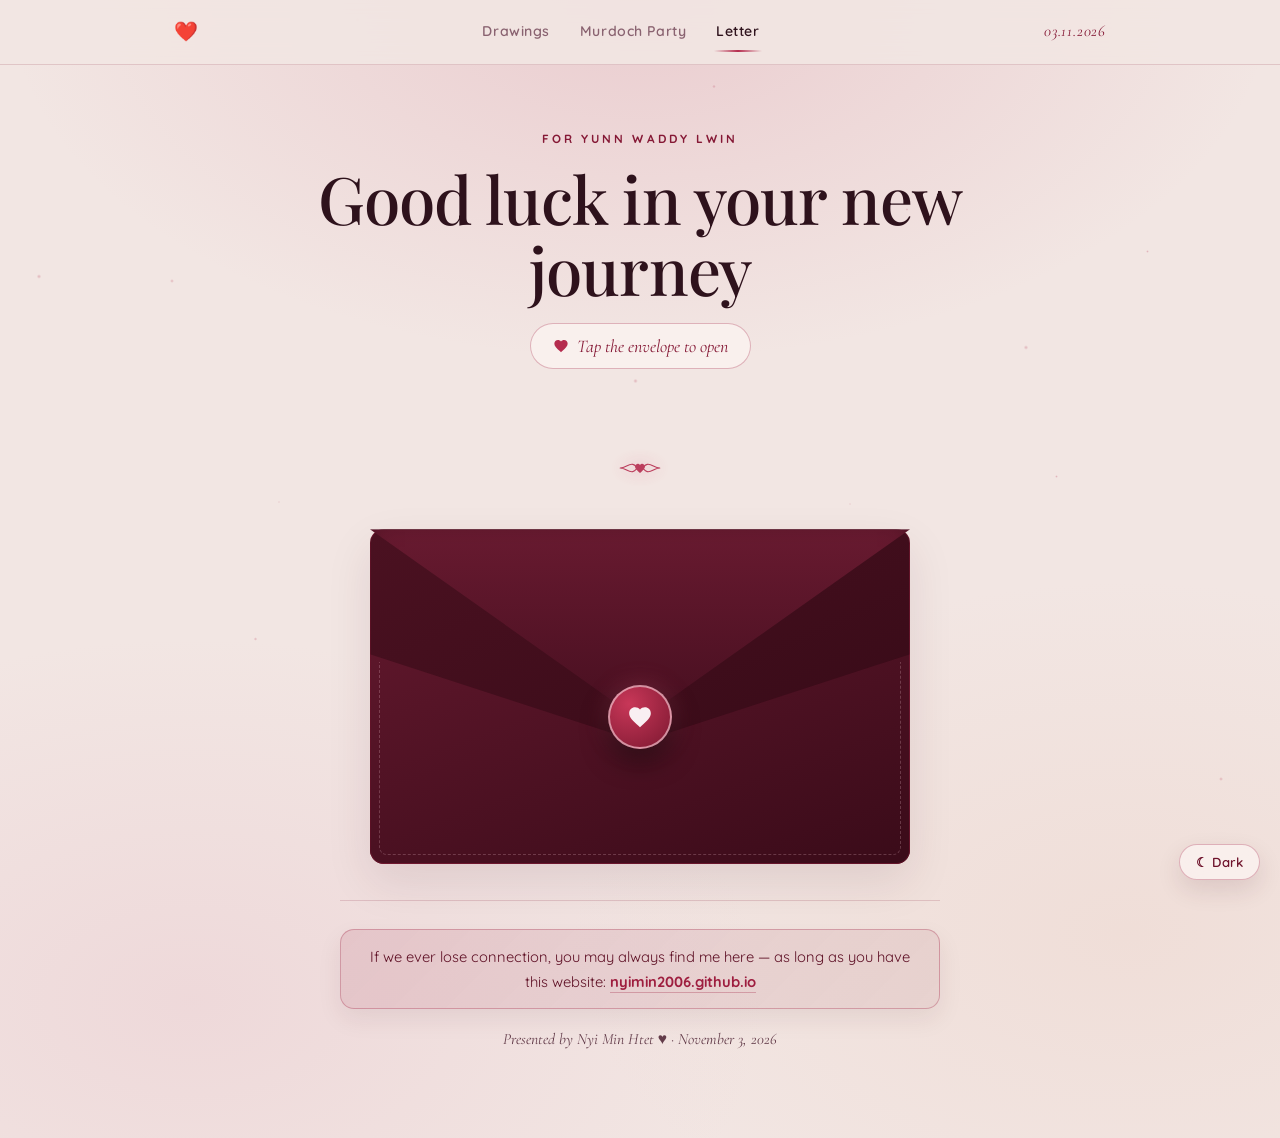
<file: letter.html>
<!DOCTYPE html>
<html lang="en">
<head>
  <meta charset="UTF-8" />
  <meta name="viewport" content="width=device-width, initial-scale=1.0" />
  <title>A Farewell Letter — For Yunn Waddy Lwin</title>
  <link rel="icon" type="image/svg+xml" href="data:image/svg+xml,%3Csvg xmlns='http://www.w3.org/2000/svg' viewBox='0 0 24 24' fill='%23b8304f'%3E%3Cpath d='M12 21.35l-1.45-1.32C5.4 15.36 2 12.28 2 8.5 2 5.42 4.42 3 7.5 3c1.74 0 3.41.81 4.5 2.09C13.09 3.81 14.76 3 16.5 3 19.58 3 22 5.42 22 8.5c0 3.78-3.4 6.86-8.55 11.54L12 21.35z'/%3E%3C/svg%3E" />
  <meta name="description" content="Sealed with a heart — a personal farewell letter for Yunn Waddy Lwin." />
  <meta property="og:type" content="website" />
  <meta property="og:title" content="A Farewell Letter — For Yunn Waddy Lwin" />
  <meta property="og:description" content="Sealed with a heart — open to read the farewell note written for you." />
  <meta property="og:image" content="assets/photo-yunn.jpg" />
  <meta name="twitter:card" content="summary_large_image" />
  <meta name="twitter:title" content="A Farewell Letter — For Yunn Waddy Lwin" />
  <meta name="twitter:description" content="Sealed with a heart — open to read the farewell note written for you." />
  <meta name="twitter:image" content="assets/photo-yunn.jpg" />
  <link rel="preconnect" href="https://fonts.googleapis.com" />
  <link rel="preconnect" href="https://fonts.gstatic.com" crossorigin />
  <link href="https://fonts.googleapis.com/css2?family=Cormorant+Garamond:ital,wght@0,400;0,500;0,600;0,700;1,400;1,600&family=Noto+Sans+Myanmar:wght@400;500;600&family=Playfair+Display:ital,wght@0,500;0,600;0,700;1,400;1,600&family=Quicksand:wght@400;500;600;700&display=swap" rel="stylesheet" />
  <script>(function(){try{var s=localStorage.getItem('site-theme');}catch(e){var s=null;}var t=(s==='light'||s==='dark')?s:(window.matchMedia&&window.matchMedia('(prefers-color-scheme: light)').matches?'light':'dark');document.documentElement.dataset.theme=t;})();</script>
  <link rel="stylesheet" href="style.css?v=20261126-20" />
  <link rel="stylesheet" href="letter.css?v=20261126-20" />
</head>
<body>
  <div class="sparks-canvas" id="sparks"></div>
  <div class="petals-canvas" id="petals"></div>

  <nav class="top-nav">
    <div class="nav-inner">
      <a href="index.html" class="brand" aria-label="Home">❤️</a>
      <div class="nav-links">
        <a href="index.html" class="nav-link">Drawings</a>
        <a href="murdoch.html" class="nav-link">Murdoch Party</a>
        <a href="letter.html" class="nav-link active">Letter</a>
      </div>
      <div class="nav-date">03.11.2026</div>
    </div>
  </nav>

  <main class="page-main letter-main">
    <header class="letter-header">
      <p class="eyebrow">For Yunn Waddy Lwin</p>
      <h1 class="hero-title">Good luck in your new journey</h1>
      <p class="prompt-hint" id="promptHint">
        <svg width="16" height="16" viewBox="0 0 24 24" fill="currentColor">
          <path d="M12 21.35l-1.45-1.32C5.4 15.36 2 12.28 2 8.5 2 5.42 4.42 3 7.5 3c1.74 0 3.41.81 4.5 2.09C13.09 3.81 14.76 3 16.5 3 19.58 3 22 5.42 22 8.5c0 3.78-3.4 6.86-8.55 11.54L12 21.35z" />
        </svg>
        Tap the envelope to open
      </p>
    </header>

    <div class="section-divider" aria-hidden="true"><svg width="44" height="18" viewBox="0 0 48 20" fill="none"><path d="M2 10c6 0 9-5 14-4 2.5.5 3.5 2.5 5 4-1.5 1.5-2.5 3.5-5 4-5 1-8-4-14-4Zm44 0c-6 0-9-5-14-4-2.5.5-3.5 2.5-5 4 1.5 1.5 2.5 3.5 5 4 5 1 8-4 14-4Z" stroke="currentColor" stroke-width="1.2" stroke-linecap="round" stroke-linejoin="round"/><path d="M24 15.2c-.3 0-.6-.1-.8-.3C20.4 12.4 18.5 10.6 18.5 8.4a3 3 0 0 1 5.5-1.7A3 3 0 0 1 29.5 8.4c0 2.2-1.9 4-4.7 6.5-.2.2-.5.3-.8.3Z" fill="currentColor"/></svg></div>

    <section class="envelope-wrapper" id="envelopeWrapper">
      <div class="envelope" id="envelope">
        <div class="envelope-back"></div>

        <div class="envelope-flap" id="envelopeFlap"></div>

        <div class="wax-seal" id="waxSeal" role="button" tabindex="0" aria-label="Break wax seal to open letter">
          <svg viewBox="0 0 24 24" fill="currentColor">
            <path d="M12 21.35l-1.45-1.32C5.4 15.36 2 12.28 2 8.5 2 5.42 4.42 3 7.5 3c1.74 0 3.41.81 4.5 2.09C13.09 3.81 14.76 3 16.5 3 19.58 3 22 5.42 22 8.5c0 3.78-3.4 6.86-8.55 11.54L12 21.35z" />
          </svg>
        </div>

        <article class="letter-paper" id="letterPaper">
          <div class="letter-watermark">
            <span>To Yunn Waddy Lwin</span>
            <div class="letter-line"></div>
          </div>

          <div class="letter-body">
            <p class="myanmar-text">အစကငါ့ညီမကိုဒီလိုဆွဲပေးဖို့ထိတော့ စိတ်ကူးမရှိဘူးရယ် ဒီအတိုင်း Australia ပြောင်းရင် gift တစ်ခုပေးဖို့လောက်ပဲ ဒါပေမဲ့ဟိုရက်က မြန်မာဝတ်စုံလေး ဝတ်လာတာမြင်ရတော့ အကို့မျက်စိထဲလှလို့ ဆွဲပေးလိုက်တာ you deserve it။</p>

            <p class="english-line">I don't know how you will value it but you are the third girl to receive this kinda art work from me. If you want you can even say you are the second girl cuz the first one is my mother....... Lucky enough to get this kinda of gift from me..</p>

            <p class="highlight-quote">Treat this as a farewell gift from me.</p>

            <p class="myanmar-text">ပုံကသုံးပုံဖြစ်နေတာ တူတူပဲရယ် vienna ပိုကြိုက်လား Yunn Waddy Lwin ပိုကြိုက်လား ဘာမှမပါတာပိုကြိုက်လားမသိလို့သုံးခုထည့်ပေးလိုက်တာ။</p>

            <div class="closing-box">
              <p class="farewell-text">ကံမကုန်ရင် ပြန်ဆုံတာပေါ့ 👋</p>
              <p class="hope-text">Hope you like this............</p>
            </div>
          </div>

          <div class="letter-sign">
            <span class="sign-label">Presented by</span>
            <div class="sign-name">Nyi Min Htet</div>
            <span class="sign-date">03.11.2026</span>
          </div>

          <div class="letter-ps">
            <strong>P.S. ♥</strong> Red roses always mean something special when combined with lilies.
          </div>
        </article>

        <div class="envelope-pocket"></div>
      </div>
    </section>

    <div class="after-actions" id="afterActions" style="display: none;">
      <button type="button" class="btn-action" id="toggleEnvelopeBtn">
        <span id="toggleText">Close Envelope</span>
      </button>
      <a href="index.html" class="btn-action primary">View Drawings Gallery →</a>
    </div>

    <footer class="site-footer">
      <p class="footer-find-me">If we ever lose connection, you may always find me here — as long as you have this website: <a href="https://nyimin2006.github.io/" target="_blank" rel="noopener noreferrer">nyimin2006.github.io</a></p>
      <span>Presented by Nyi Min Htet ♥ · November 3, 2026</span>
    </footer>
  </main>

  <script src="ambient.js?v=20261126-20"></script>
  <script src="letter.js?v=20261126-20"></script>
  <script data-goatcounter="https://ducky.goatcounter.com/count" async src="https://gc.zgo.at/count.js"></script>
</body>
</html>
</file>
<file: style.css>
:root {
  --bg-nocturne: #110b0e;
  --surface-soft: rgba(28, 17, 22, 0.72);
  --surface-card: #181014;
  --rose: #b8304f;
  --rose-deep: #7a1b32;
  --rose-soft: #e05a78;
  --blush: #f2c6d0;
  --ink-primary: #f5ebe9;
  --ink-secondary: #d0bcc1;
  --ink-muted: #987f86;
  --border-hairline: rgba(245, 235, 233, 0.09);
  --border-rose: rgba(224, 90, 120, 0.28);
  --shadow-soft: 0 24px 60px rgba(0, 0, 0, 0.56);
  --font-display: 'Playfair Display', 'Cormorant Garamond', Georgia, serif;
  --font-serif: 'Cormorant Garamond', Georgia, serif;
  --font-sans: 'Quicksand', 'Noto Sans Myanmar', -apple-system, BlinkMacSystemFont, sans-serif;
}

*,
*::before,
*::after {
  box-sizing: border-box;
  margin: 0;
  padding: 0;
}

html {
  scroll-behavior: smooth;
  overflow-x: hidden;
}

body {
  min-height: 100vh;
  background-color: var(--bg-nocturne);
  background-image:
    radial-gradient(ellipse 75% 48% at 50% 0%, rgba(184, 48, 79, 0.16) 0%, transparent 66%),
    radial-gradient(ellipse 70% 50% at 15% 88%, rgba(122, 27, 50, 0.14) 0%, transparent 64%),
    radial-gradient(ellipse 70% 50% at 88% 82%, rgba(224, 90, 120, 0.08) 0%, transparent 62%);
  color: var(--ink-primary);
  font-family: var(--font-sans);
  line-height: 1.7;
  overflow-x: hidden;
  position: relative;
  -webkit-font-smoothing: antialiased;
}

.sparks-canvas,
.petals-canvas {
  position: fixed;
  inset: 0;
  pointer-events: none;
  z-index: 1;
  overflow: hidden;
}

.petal {
  position: absolute;
  top: -12vh;
  border-radius: 75% 15% 75% 15%;
  background: linear-gradient(145deg, rgba(218, 48, 86, 0.78), rgba(118, 16, 40, 0.72));
  box-shadow: 0 2px 10px rgba(184, 48, 79, 0.25);
  opacity: 0;
  animation: petalFall linear infinite;
}

.petal-alt {
  border-radius: 15% 75% 15% 75%;
  background: linear-gradient(145deg, rgba(184, 30, 66, 0.74), rgba(92, 12, 32, 0.68));
}

@keyframes petalFall {
  0% {
    transform: translate3d(0, -5vh, 0) rotate(0deg);
    opacity: 0;
  }
  14% {
    opacity: var(--petal-opacity, 0.56);
  }
  52% {
    transform: translate3d(26px, 52vh, 0) rotate(170deg);
  }
  88% {
    opacity: var(--petal-opacity, 0.56);
  }
  100% {
    transform: translate3d(-18px, 108vh, 0) rotate(330deg);
    opacity: 0;
  }
}

.floating-heart {
  position: absolute;
  top: -10vh;
  color: var(--rose-soft);
  opacity: 0;
  user-select: none;
  text-shadow: 0 0 10px rgba(224, 90, 120, 0.45);
  animation: heartDrop linear infinite;
}

@keyframes heartDrop {
  0% {
    transform: translate3d(0, 0, 0) scale(0.85);
    opacity: 0;
  }
  14% {
    opacity: var(--heart-opacity, 0.48);
  }
  52% {
    transform: translate3d(-18px, 54vh, 0) scale(1);
  }
  88% {
    opacity: var(--heart-opacity, 0.48);
  }
  100% {
    transform: translate3d(14px, 112vh, 0) scale(1.06);
    opacity: 0;
  }
}

.petal-rise {
  top: auto;
  bottom: -12vh;
  animation-name: petalRise;
}

@keyframes petalRise {
  0% {
    transform: translate3d(0, 0, 0) rotate(0deg);
    opacity: 0;
  }
  14% {
    opacity: var(--petal-opacity, 0.56);
  }
  52% {
    transform: translate3d(-22px, -54vh, 0) rotate(-170deg);
  }
  88% {
    opacity: var(--petal-opacity, 0.56);
  }
  100% {
    transform: translate3d(18px, -114vh, 0) rotate(-330deg);
    opacity: 0;
  }
}

.heart-rise {
  top: auto;
  bottom: -10vh;
  animation-name: heartRise;
}

@keyframes heartRise {
  0% {
    transform: translate3d(0, 0, 0) scale(0.85);
    opacity: 0;
  }
  14% {
    opacity: var(--heart-opacity, 0.48);
  }
  52% {
    transform: translate3d(16px, -54vh, 0) scale(1);
  }
  88% {
    opacity: var(--heart-opacity, 0.48);
  }
  100% {
    transform: translate3d(-14px, -114vh, 0) scale(1.06);
    opacity: 0;
  }
}

.bokeh-spark {
  position: absolute;
  border-radius: 50%;
  background: radial-gradient(circle, rgba(242, 198, 208, 0.55) 0%, rgba(242, 198, 208, 0) 72%);
  animation: sparkPulse ease-in-out infinite;
}

@keyframes sparkPulse {
  0%, 100% {
    opacity: 0.1;
    transform: scale(0.85);
  }
  50% {
    opacity: 0.42;
    transform: scale(1.2);
  }
}

.top-nav {
  position: sticky;
  top: 0;
  z-index: 40;
  background: rgba(17, 11, 14, 0.78);
  backdrop-filter: blur(18px);
  -webkit-backdrop-filter: blur(18px);
  border-bottom: 1px solid var(--border-hairline);
}

.nav-inner {
  max-width: 980px;
  margin: 0 auto;
  padding: 16px 24px;
  display: flex;
  align-items: center;
  justify-content: space-between;
  gap: 16px;
}

.brand {
  text-decoration: none;
  font-size: 1.2rem;
  line-height: 1;
  transition: transform 0.25s ease;
}

.brand:hover {
  transform: scale(1.12);
}

.nav-links {
  display: flex;
  align-items: center;
  gap: 26px;
}

.nav-link {
  text-decoration: none;
  color: var(--ink-muted);
  font-size: 0.88rem;
  font-weight: 600;
  letter-spacing: 0.04em;
  padding: 4px 2px;
  position: relative;
  transition: color 0.22s ease;
}

.nav-link:hover,
.nav-link.active {
  color: var(--ink-primary);
}

.nav-link.active::after {
  content: '';
  position: absolute;
  left: 0;
  right: 0;
  bottom: -4px;
  height: 1.5px;
  background: linear-gradient(90deg, transparent, var(--rose-soft), transparent);
}

.nav-date {
  font-family: var(--font-serif);
  font-style: italic;
  font-size: 1rem;
  color: var(--blush);
  letter-spacing: 0.05em;
}

.page-main {
  position: relative;
  z-index: 2;
  max-width: 920px;
  margin: 0 auto;
  padding: 64px 24px 84px;
}

.hero {
  text-align: center;
  max-width: 680px;
  margin: 0 auto;
}

.section-divider {
  display: flex;
  align-items: center;
  justify-content: center;
  gap: 16px;
  max-width: 420px;
  margin: 52px auto;
}

.section-divider::before,
.section-divider::after {
  content: '';
  flex: 1;
  height: 1px;
  background: linear-gradient(90deg, transparent, rgba(224, 90, 120, 0.36));
}

.section-divider::after {
  background: linear-gradient(90deg, rgba(224, 90, 120, 0.36), transparent);
}

.section-divider svg {
  color: var(--rose-soft);
  opacity: 0.9;
  flex-shrink: 0;
  filter: drop-shadow(0 0 8px rgba(224, 90, 120, 0.45));
}

.hero-emblem {
  display: inline-flex;
  align-items: center;
  justify-content: center;
  width: 56px;
  height: 56px;
  border-radius: 50%;
  background: radial-gradient(circle, rgba(224, 90, 120, 0.32) 0%, rgba(122, 27, 50, 0.14) 55%, rgba(24, 16, 20, 0) 80%);
  border: 1px solid var(--border-rose);
  color: var(--rose-soft);
  margin-bottom: 22px;
  cursor: pointer;
  box-shadow: 0 0 22px rgba(224, 90, 120, 0.22);
  transition: transform 0.28s ease, box-shadow 0.28s ease;
}

.hero-emblem:hover {
  transform: scale(1.08);
  box-shadow: 0 0 28px rgba(224, 90, 120, 0.34);
}

.hero-emblem svg {
  width: 22px;
  height: 22px;
}

.eyebrow {
  font-family: var(--font-sans);
  font-size: 0.74rem;
  font-weight: 700;
  text-transform: uppercase;
  letter-spacing: 0.26em;
  color: var(--blush);
  margin-bottom: 14px;
}

.hero-title {
  font-family: var(--font-display);
  font-size: clamp(2.5rem, 5.5vw, 4.1rem);
  font-weight: 500;
  line-height: 1.08;
  letter-spacing: -0.015em;
  color: var(--ink-primary);
  margin-bottom: 18px;
}

.hero-sub {
  font-family: var(--font-serif);
  font-size: clamp(1.18rem, 2.2vw, 1.42rem);
  color: var(--ink-secondary);
  font-weight: 400;
  max-width: 540px;
  margin: 0 auto 28px;
}

.hero-whisper {
  font-family: var(--font-serif);
  font-style: italic;
  font-size: clamp(1.1rem, 2vw, 1.28rem);
  color: var(--blush);
  padding: 16px 12px;
  margin: 0 auto 30px;
  max-width: 580px;
  border-top: 1px solid var(--border-rose);
  border-bottom: 1px solid var(--border-rose);
}

.hero-secret-btn {
  display: inline-flex;
  align-items: center;
  gap: 10px;
  padding: 11px 24px;
  border-radius: 999px;
  border: 1px solid var(--border-rose);
  background: rgba(184, 48, 79, 0.16);
  color: var(--ink-primary);
  font-family: var(--font-sans);
  font-size: 0.88rem;
  font-weight: 500;
  letter-spacing: 0.02em;
  cursor: pointer;
  transition: transform 0.25s ease, background-color 0.25s ease, box-shadow 0.25s ease;
}

.hero-secret-btn:hover {
  transform: translateY(-2px);
  background: var(--rose);
  box-shadow: 0 12px 28px rgba(184, 48, 79, 0.34);
}

.hero-secret-btn strong {
  font-weight: 700;
  color: #ffdce4;
}

.hs-heart {
  color: var(--rose-soft);
}

.gallery-section {
  margin-bottom: 0;
}

.gallery-stack {
  display: flex;
  flex-direction: column;
  align-items: center;
  gap: 28px;
}

.featured-showcase {
  width: 100%;
  max-width: 520px;
}

.featured-frame {
  width: 100%;
  aspect-ratio: 1 / 1;
  background: #0a0608;
  border-radius: 14px;
  position: relative;
  cursor: pointer;
  overflow: hidden;
  box-shadow: var(--shadow-soft), 0 0 0 1px var(--border-hairline);
  transition: transform 0.3s ease, box-shadow 0.3s ease;
}

.featured-frame:hover {
  transform: translateY(-3px);
  box-shadow: 0 28px 68px rgba(0, 0, 0, 0.65), 0 0 38px rgba(224, 90, 120, 0.18), 0 0 0 1px var(--border-rose);
}

.featured-frame img {
  width: 100%;
  height: 100%;
  display: block;
  object-fit: contain;
  transition: opacity 0.22s ease, transform 0.35s ease;
}

.featured-frame img.is-switching {
  opacity: 0.2;
  transform: scale(0.985);
}

.zoom-fab {
  position: absolute;
  right: 14px;
  bottom: 14px;
  width: 38px;
  height: 38px;
  border-radius: 50%;
  border: 1px solid var(--border-hairline);
  background: rgba(17, 11, 14, 0.78);
  backdrop-filter: blur(8px);
  color: var(--ink-primary);
  display: flex;
  align-items: center;
  justify-content: center;
  cursor: pointer;
  transition: transform 0.22s ease, background-color 0.22s ease, border-color 0.22s ease;
}

.zoom-fab:hover {
  transform: scale(1.08);
  background: var(--rose);
  border-color: var(--rose-soft);
}

.featured-bar {
  margin-top: 18px;
  display: flex;
  align-items: center;
  justify-content: space-between;
  gap: 16px;
}

.featured-title {
  font-family: var(--font-display);
  font-size: 1.4rem;
  font-weight: 500;
  color: var(--ink-primary);
}

.btn-download {
  display: inline-flex;
  align-items: center;
  gap: 8px;
  text-decoration: none;
  padding: 10px 20px;
  border-radius: 999px;
  background: linear-gradient(135deg, var(--rose) 0%, var(--rose-deep) 100%);
  color: #fff6f8;
  font-size: 0.85rem;
  font-weight: 600;
  letter-spacing: 0.02em;
  white-space: nowrap;
  box-shadow: 0 10px 24px rgba(122, 27, 50, 0.34);
  transition: transform 0.22s ease, filter 0.22s ease;
}

.btn-download:hover {
  transform: translateY(-2px);
  filter: brightness(1.08);
}

.editions-panel {
  width: 100%;
  max-width: 520px;
  display: flex;
  flex-direction: column;
  align-items: center;
}

.editions-header {
  text-align: center;
  margin-bottom: 14px;
}

.editions-kicker {
  display: block;
  font-size: 0.72rem;
  font-weight: 700;
  text-transform: uppercase;
  letter-spacing: 0.22em;
  color: var(--ink-muted);
  margin-bottom: 2px;
}

.editions-heading {
  font-family: var(--font-serif);
  font-size: 1.24rem;
  font-weight: 500;
  font-style: italic;
  color: var(--blush);
}

.edition-list {
  width: 100%;
  display: grid;
  grid-template-columns: repeat(3, minmax(0, 1fr));
  gap: 14px;
  margin-bottom: 20px;
}

.edition-card {
  background: transparent;
  border-radius: 12px;
  padding: 6px;
  display: flex;
  flex-direction: column;
  gap: 8px;
  cursor: pointer;
  position: relative;
  border: 1px solid transparent;
  transition: transform 0.24s ease, border-color 0.24s ease, background-color 0.24s ease;
}

.edition-card:hover {
  transform: translateY(-2px);
  background: var(--surface-soft);
}

.edition-card.active {
  background: var(--surface-card);
  border-color: var(--border-rose);
  box-shadow: 0 12px 26px rgba(122, 27, 50, 0.22);
}

.ed-thumb {
  width: 100%;
  aspect-ratio: 1 / 1;
  border-radius: 9px;
  overflow: hidden;
  background: #0a0608;
}

.ed-thumb img {
  width: 100%;
  height: 100%;
  object-fit: contain;
  display: block;
}

.ed-info {
  text-align: center;
  padding: 0 2px;
}

.ed-name {
  font-family: var(--font-display);
  font-size: 0.92rem;
  font-weight: 500;
  color: var(--ink-secondary);
}

.edition-card.active .ed-name {
  color: var(--blush);
}

.ed-desc {
  font-size: 0.74rem;
  color: var(--ink-muted);
  margin-top: 2px;
}

.ed-dl-icon {
  position: absolute;
  top: 12px;
  right: 12px;
  width: 26px;
  height: 26px;
  border-radius: 50%;
  display: flex;
  align-items: center;
  justify-content: center;
  background: rgba(17, 11, 14, 0.76);
  color: var(--blush);
  border: 1px solid var(--border-hairline);
  text-decoration: none;
  opacity: 0.86;
  transition: opacity 0.2s ease, background-color 0.2s ease, transform 0.2s ease;
}

.ed-dl-icon:hover {
  opacity: 1;
  background: var(--rose);
  color: #ffffff;
  transform: scale(1.08);
}

.btn-download-all {
  display: inline-flex;
  align-items: center;
  justify-content: center;
  gap: 8px;
  padding: 9px 22px;
  border-radius: 999px;
  background: transparent;
  color: var(--ink-secondary);
  border: 1px solid var(--border-hairline);
  font-family: var(--font-sans);
  font-size: 0.84rem;
  font-weight: 600;
  cursor: pointer;
  transition: color 0.22s ease, border-color 0.22s ease, background-color 0.22s ease;
}

.btn-download-all:hover {
  color: var(--ink-primary);
  border-color: var(--border-rose);
  background: rgba(184, 48, 79, 0.14);
}

.secret-section {
  margin-bottom: 0;
}

.secret-card {
  position: relative;
  background: linear-gradient(180deg, rgba(30, 16, 23, 0.92) 0%, rgba(20, 11, 15, 0.96) 100%);
  border: 1px solid var(--border-rose);
  border-radius: 24px;
  box-shadow: 0 24px 60px rgba(0, 0, 0, 0.56), inset 0 0 0 1px rgba(242, 198, 208, 0.06);
  overflow: hidden;
}

.secret-lock-view {
  padding: 58px 24px;
  text-align: center;
  cursor: pointer;
  position: relative;
  background: radial-gradient(ellipse 65% 75% at 50% 48%, rgba(184, 48, 79, 0.18) 0%, transparent 72%);
}

.secret-lock-view::after {
  content: '';
  position: absolute;
  inset: 10px;
  border: 1px dashed rgba(224, 90, 120, 0.24);
  border-radius: 16px;
  pointer-events: none;
}

.secret-card.is-unlocked .secret-lock-view {
  display: none;
}

.secret-revealed-view {
  display: none;
  padding: 48px 36px;
}

.secret-card.is-unlocked .secret-revealed-view {
  display: block;
  animation: revealFade 0.55s cubic-bezier(0.22, 1, 0.36, 1) forwards;
}

@keyframes revealFade {
  from {
    opacity: 0;
    transform: translateY(10px);
  }
  to {
    opacity: 1;
    transform: translateY(0);
  }
}

.secret-heart-btn {
  width: 64px;
  height: 64px;
  border-radius: 50%;
  border: 1px solid var(--border-rose);
  background: radial-gradient(circle at 30% 25%, #e05a78 0%, #a52242 70%, #6d142a 100%);
  color: #fff6f8;
  display: inline-flex;
  align-items: center;
  justify-content: center;
  cursor: pointer;
  margin-bottom: 20px;
  box-shadow: 0 0 36px rgba(224, 90, 120, 0.34);
  transition: transform 0.28s ease;
}

.secret-heart-btn:hover {
  transform: scale(1.08);
}

.secret-heart-btn svg {
  width: 26px;
  height: 26px;
}

.secret-kicker {
  display: block;
  font-size: 0.74rem;
  font-weight: 700;
  text-transform: uppercase;
  letter-spacing: 0.22em;
  color: var(--blush);
  margin-bottom: 6px;
}

.secret-heading {
  font-family: var(--font-display);
  font-size: clamp(1.6rem, 3vw, 2.2rem);
  font-weight: 500;
  color: var(--ink-primary);
  margin-bottom: 20px;
}

.secret-unlock-pill {
  display: inline-block;
  font-family: var(--font-serif);
  font-style: italic;
  font-size: 1.14rem;
  color: var(--blush);
  background: transparent;
  border: 1px solid var(--border-rose);
  border-radius: 999px;
  padding: 10px 26px;
  cursor: pointer;
  transition: background-color 0.25s ease, color 0.25s ease, transform 0.25s ease;
}

.secret-unlock-pill:hover {
  transform: translateY(-2px);
  background: var(--rose);
  color: #ffffff;
}

.revealed-head {
  text-align: center;
  margin-bottom: 36px;
}

.reasons-flow {
  max-width: 660px;
  margin: 0 auto;
  display: flex;
  flex-direction: column;
}

.reason-item {
  padding: 26px 8px;
  border-bottom: 1px solid var(--border-hairline);
}

.reason-item:first-child {
  padding-top: 4px;
}

.reason-title {
  font-family: var(--font-display);
  font-size: 1.32rem;
  font-weight: 500;
  color: var(--blush);
  margin-bottom: 10px;
}

.reason-item p {
  font-size: 0.98rem;
  color: var(--ink-secondary);
  line-height: 1.8;
}

.reason-item.reason-poem {
  position: relative;
  margin-top: 30px;
  padding: 40px 30px;
  border-bottom: none;
  border-radius: 22px;
  background: linear-gradient(155deg, rgba(184, 48, 79, 0.24) 0%, rgba(122, 27, 50, 0.16) 55%, rgba(24, 14, 19, 0.94) 100%);
  border: 1px solid var(--border-rose);
  box-shadow: 0 18px 46px rgba(122, 27, 50, 0.3), inset 0 0 0 1px rgba(245, 235, 233, 0.05);
  text-align: center;
}

.reason-item.reason-poem::before {
  content: '';
  position: absolute;
  inset: 10px;
  border: 1px dashed rgba(224, 90, 120, 0.28);
  border-radius: 14px;
  pointer-events: none;
}

.reason-item.reason-poem .reason-title {
  position: relative;
  margin-bottom: 18px;
}

.reason-item.reason-poem .reason-title::after {
  content: '';
  display: block;
  width: 64px;
  height: 1.5px;
  margin: 10px auto 0;
  background: linear-gradient(90deg, transparent, var(--rose-soft), transparent);
}

.poem-text {
  position: relative;
  font-family: var(--font-serif);
  font-style: italic;
  font-size: 1.32rem !important;
  line-height: 1.88 !important;
  color: #fff4f7 !important;
}

.poem-lead {
  display: inline;
  font-weight: 600;
  color: #ffcad9;
  text-shadow: 0 0 14px rgba(224, 90, 120, 0.38);
}

.envelope-teaser {
  display: grid;
  grid-template-columns: repeat(2, minmax(0, 1fr));
  gap: 20px;
  margin-bottom: 60px;
}

.teaser-card {
  display: flex;
  align-items: center;
  justify-content: space-between;
  gap: 16px;
  text-decoration: none;
  background: var(--surface-soft);
  border: 1px solid var(--border-hairline);
  border-radius: 18px;
  padding: 22px 24px;
  transition: transform 0.25s ease, border-color 0.25s ease, background-color 0.25s ease;
}

.teaser-card:hover {
  transform: translateY(-3px);
  border-color: var(--border-rose);
  background: var(--surface-card);
}

.teaser-left {
  display: flex;
  align-items: center;
  gap: 16px;
}

.teaser-icon {
  width: 46px;
  height: 46px;
  flex-shrink: 0;
  border-radius: 50%;
  background: rgba(184, 48, 79, 0.14);
  border: 1px solid var(--border-rose);
  display: flex;
  align-items: center;
  justify-content: center;
  color: var(--blush);
}

.teaser-icon svg {
  width: 20px;
  height: 20px;
}

.teaser-kicker {
  display: block;
  font-size: 0.7rem;
  font-weight: 700;
  text-transform: uppercase;
  letter-spacing: 0.2em;
  color: var(--rose-soft);
  margin-bottom: 2px;
}

.teaser-title {
  font-family: var(--font-display);
  font-size: 1.2rem;
  font-weight: 500;
  color: var(--ink-primary);
  margin-bottom: 2px;
}

.teaser-sub {
  font-size: 0.85rem;
  color: var(--ink-muted);
}

.teaser-arrow {
  color: var(--blush);
  font-size: 1.2rem;
  transition: transform 0.24s ease;
}

.teaser-card:hover .teaser-arrow {
  transform: translateX(4px);
}

.site-footer {
  text-align: center;
  padding-top: 28px;
  border-top: 1px solid var(--border-hairline);
  font-size: 0.86rem;
  color: var(--ink-muted);
}

.site-footer strong {
  color: var(--blush);
  font-weight: 600;
}

.site-footer span {
  display: inline-block;
  font-family: var(--font-serif);
  font-style: italic;
  font-size: 0.98rem;
  color: var(--ink-secondary);
}

.footer-find-me {
  max-width: 600px;
  margin: 0 auto 18px;
  padding: 14px 20px;
  border-radius: 14px;
  background: linear-gradient(135deg, rgba(184, 48, 79, 0.2) 0%, rgba(122, 27, 50, 0.14) 100%);
  border: 1px solid var(--border-rose);
  box-shadow: 0 10px 26px rgba(122, 27, 50, 0.2);
  font-size: 0.92rem;
  line-height: 1.7;
  color: #ffe6ec;
}

.footer-find-me a {
  color: #ff9cb3;
  font-weight: 700;
  text-decoration: none;
  border-bottom: 1px solid var(--border-rose);
  padding-bottom: 1px;
  text-shadow: 0 0 10px rgba(224, 90, 120, 0.35);
  transition: color 0.2s ease, border-color 0.2s ease;
}

.footer-find-me a:hover {
  color: #ffffff;
  border-color: var(--rose-soft);
}

.lightbox-modal {
  position: fixed;
  inset: 0;
  z-index: 100;
  display: flex;
  align-items: center;
  justify-content: center;
  padding: 24px;
  opacity: 0;
  pointer-events: none;
  transition: opacity 0.26s ease;
}

.lightbox-modal.active {
  opacity: 1;
  pointer-events: auto;
}

.lightbox-backdrop {
  position: absolute;
  inset: 0;
  background: rgba(10, 6, 8, 0.92);
  backdrop-filter: blur(10px);
}

.lightbox-content {
  position: relative;
  z-index: 2;
  max-width: min(90vw, 680px);
  max-height: 90vh;
  background: var(--surface-card);
  padding: 12px;
  border-radius: 16px;
  border: 1px solid var(--border-rose);
  box-shadow: var(--shadow-soft);
  display: flex;
  flex-direction: column;
  align-items: center;
  gap: 14px;
}

.lightbox-content img {
  max-width: 100%;
  max-height: calc(82vh - 70px);
  border-radius: 10px;
  object-fit: contain;
  display: block;
}

.lightbox-close {
  position: absolute;
  top: -14px;
  right: -14px;
  width: 36px;
  height: 36px;
  border-radius: 50%;
  border: 1px solid var(--border-rose);
  background: var(--rose-deep);
  color: #ffffff;
  font-size: 1.35rem;
  line-height: 1;
  cursor: pointer;
  display: flex;
  align-items: center;
  justify-content: center;
}

.lightbox-close:hover {
  background: var(--rose);
}

.lightbox-actions {
  display: flex;
  justify-content: center;
}

.btn-dl-lb {
  text-decoration: none;
  display: inline-flex;
  align-items: center;
  gap: 8px;
  padding: 9px 22px;
  border-radius: 999px;
  background: linear-gradient(135deg, var(--rose) 0%, var(--rose-deep) 100%);
  color: #fff6f8;
  font-size: 0.86rem;
  font-weight: 600;
}

.poem-next-wrap {
  margin-top: 28px;
  text-align: center;
}

.poem-next-link {
  display: inline-flex;
  align-items: center;
  gap: 8px;
  text-decoration: none;
  font-family: var(--font-serif);
  font-style: italic;
  font-size: 1.12rem;
  color: var(--blush);
  padding: 10px 24px;
  border-radius: 999px;
  border: 1px solid var(--border-rose);
  background: rgba(184, 48, 79, 0.14);
  transition: transform 0.24s ease, background-color 0.24s ease, color 0.24s ease;
}

.poem-next-link:hover {
  transform: translateY(-2px);
  background: var(--rose);
  color: #fff6f8;
}

.theme-toggle {
  position: fixed;
  right: 20px;
  bottom: 20px;
  z-index: 60;
  display: inline-flex;
  align-items: center;
  gap: 6px;
  padding: 9px 16px;
  border-radius: 999px;
  border: 1px solid var(--border-rose);
  background: rgba(24, 16, 20, 0.88);
  backdrop-filter: blur(12px);
  -webkit-backdrop-filter: blur(12px);
  color: var(--blush);
  font-family: var(--font-sans);
  font-size: 0.82rem;
  font-weight: 600;
  letter-spacing: 0.03em;
  cursor: pointer;
  box-shadow: 0 10px 24px rgba(0, 0, 0, 0.42);
  transition: transform 0.22s ease, background-color 0.22s ease, color 0.22s ease;
}

.theme-toggle:hover {
  transform: translateY(-2px);
  background: var(--rose);
  color: #fff6f8;
}

html[data-theme="light"] {
  --bg-nocturne: #f2e6e3;
  --surface-soft: rgba(249, 240, 237, 0.88);
  --surface-card: #f8efec;
  --rose: #9e1e3f;
  --rose-deep: #6e122b;
  --rose-soft: #b52c4e;
  --blush: #851835;
  --ink-primary: #2e121c;
  --ink-secondary: #633c4a;
  --ink-muted: #8a6371;
  --border-hairline: rgba(133, 24, 53, 0.16);
  --border-rose: rgba(158, 30, 63, 0.30);
  --shadow-soft: 0 18px 46px rgba(72, 22, 38, 0.1);
}

html[data-theme="light"] body {
  background-image:
    radial-gradient(ellipse 75% 48% at 50% 0%, rgba(214, 138, 156, 0.28) 0%, transparent 66%),
    radial-gradient(ellipse 70% 50% at 15% 88%, rgba(226, 174, 188, 0.24) 0%, transparent 64%),
    radial-gradient(ellipse 70% 50% at 88% 82%, rgba(232, 196, 180, 0.24) 0%, transparent 62%);
}

html[data-theme="light"] .top-nav {
  background: rgba(242, 230, 227, 0.88);
}

html[data-theme="light"] .bokeh-spark {
  background: radial-gradient(circle, rgba(181, 44, 78, 0.26) 0%, rgba(181, 44, 78, 0) 72%);
}

html[data-theme="light"] .hero-secret-btn {
  background: rgba(158, 30, 63, 0.11);
  color: #5e1025;
}

html[data-theme="light"] .hero-secret-btn strong {
  color: #851835;
}

html[data-theme="light"] .hero-secret-btn:hover,
html[data-theme="light"] .hero-secret-btn:hover strong {
  background: var(--rose);
  color: #fff8f9;
}

html[data-theme="light"] .featured-frame {
  padding: 10px;
  background: #fbf4f2;
  box-shadow: 0 20px 48px rgba(72, 22, 38, 0.16), 0 0 0 1px rgba(158, 30, 63, 0.22);
}

html[data-theme="light"] .featured-frame img {
  border-radius: 8px;
}

html[data-theme="light"] .edition-card.active {
  background: #fdf6f4;
  border-color: var(--rose);
}

html[data-theme="light"] .zoom-fab,
html[data-theme="light"] .ed-dl-icon {
  background: rgba(251, 244, 242, 0.92);
  color: var(--rose-deep);
}

html[data-theme="light"] .zoom-fab:hover,
html[data-theme="light"] .ed-dl-icon:hover {
  background: var(--rose);
  color: #ffffff;
}

html[data-theme="light"] .secret-card {
  background: linear-gradient(180deg, rgba(251, 243, 240, 0.96) 0%, rgba(243, 227, 224, 0.98) 100%);
  box-shadow: 0 18px 46px rgba(72, 22, 38, 0.08);
}

html[data-theme="light"] .reason-item.reason-poem {
  background: linear-gradient(155deg, rgba(252, 241, 240, 0.98) 0%, rgba(242, 217, 220, 0.96) 100%);
  box-shadow: 0 16px 40px rgba(133, 24, 53, 0.12);
}

html[data-theme="light"] .poem-text {
  color: #4e1124 !important;
}

html[data-theme="light"] .poem-lead {
  color: #851835;
  text-shadow: none;
}

html[data-theme="light"] .poem-next-link,
html[data-theme="light"] .btn-download-all {
  color: #5e1025;
  border-color: var(--border-rose);
}

html[data-theme="light"] .poem-next-link:hover,
html[data-theme="light"] .btn-download-all:hover {
  background: var(--rose);
  color: #fff8f9;
}

html[data-theme="light"] .teaser-card {
  background: rgba(249, 240, 237, 0.92);
}

html[data-theme="light"] .lightbox-backdrop {
  background: rgba(46, 18, 28, 0.8);
}

html[data-theme="light"] .footer-find-me {
  background: linear-gradient(135deg, rgba(158, 30, 63, 0.12) 0%, rgba(110, 18, 43, 0.07) 100%);
  color: #5e1025;
  box-shadow: 0 10px 24px rgba(72, 22, 38, 0.08);
}

html[data-theme="light"] .footer-find-me a {
  color: #9e1e3f;
  text-shadow: none;
}

html[data-theme="light"] .footer-find-me a:hover {
  color: var(--rose-deep);
}

html[data-theme="light"] .theme-toggle {
  background: rgba(249, 240, 237, 0.94);
  color: var(--rose-deep);
  box-shadow: 0 10px 24px rgba(72, 22, 38, 0.12);
}

html[data-theme="light"] .theme-toggle:hover {
  background: var(--rose);
  color: #fff6f8;
}

@media (max-width: 760px) {
  .envelope-teaser {
    grid-template-columns: 1fr;
  }

  .secret-revealed-view {
    padding: 32px 20px;
  }
}

@media (max-width: 640px) {
  .nav-inner {
    padding: 12px 14px;
    gap: 8px;
  }

  .nav-links {
    gap: 14px;
  }

  .nav-link {
    font-size: 0.8rem;
  }

  .nav-date {
    display: none;
  }

  .page-main {
    padding: 36px 14px 60px;
  }

  .section-divider {
    margin: 38px auto;
  }

  .featured-bar {
    flex-direction: column;
    align-items: center;
    text-align: center;
  }

  .edition-list {
    gap: 8px;
  }

  .edition-card {
    padding: 4px;
  }

  .ed-name {
    font-size: 0.78rem;
  }

  .ed-desc {
    display: none;
  }

  .ed-dl-icon {
    top: 8px;
    right: 8px;
    width: 24px;
    height: 24px;
  }

  .reason-item.reason-poem {
    padding: 26px 18px;
  }

  .site-footer span {
    display: block;
    margin-left: 0;
    margin-top: 4px;
  }
}
</file>
<file: letter.css>
.letter-main {
  max-width: 780px;
  display: flex;
  flex-direction: column;
  align-items: center;
}

.letter-header {
  text-align: center;
  margin-bottom: 38px;
}

.prompt-hint {
  display: inline-flex;
  align-items: center;
  gap: 8px;
  font-family: var(--font-serif);
  font-style: italic;
  font-size: 1.12rem;
  color: var(--blush);
  background: var(--surface-soft);
  border: 1px solid var(--border-rose);
  border-radius: 999px;
  padding: 7px 22px;
  transition: opacity 0.3s ease;
}

.prompt-hint svg {
  color: var(--rose-soft);
}

.envelope-wrapper {
  width: 100%;
  max-width: 540px;
  margin: 0 auto 36px;
  perspective: 1200px;
  cursor: pointer;
}

.envelope {
  position: relative;
  width: 100%;
  height: 335px;
  transition: padding-bottom 0.6s cubic-bezier(0.22, 1, 0.36, 1);
}

.envelope.is-open {
  height: auto;
  padding-bottom: 132px;
  cursor: default;
}

.envelope-back {
  position: absolute;
  left: 0;
  right: 0;
  bottom: 0;
  height: 335px;
  border-radius: 14px;
  background: linear-gradient(155deg, #4b1121 0%, #320915 100%);
  border: 1px solid var(--border-rose);
  box-shadow: var(--shadow-soft);
  z-index: 1;
}

.envelope.is-open .envelope-back {
  height: 220px;
}

.envelope-flap {
  position: absolute;
  left: 0;
  right: 0;
  bottom: 144px;
  height: 191px;
  clip-path: polygon(0 0, 100% 0, 50% 100%);
  background: linear-gradient(180deg, #681a30 0%, #470f20 100%);
  transform-origin: top center;
  transition: transform 0.65s cubic-bezier(0.22, 1, 0.36, 1), opacity 0.35s ease;
  z-index: 4;
  border-top: 1px solid rgba(242, 198, 208, 0.28);
  box-shadow: inset 0 -10px 24px rgba(18, 4, 8, 0.35);
}

.envelope.is-open .envelope-flap {
  bottom: 22px;
  transform: rotateX(180deg);
  z-index: 1;
  opacity: 0.42;
}

.envelope-pocket {
  position: absolute;
  left: 0;
  right: 0;
  bottom: 0;
  height: 210px;
  background: linear-gradient(160deg, #5c162a 0%, #3a0b19 100%);
  border-radius: 0 0 14px 14px;
  border: 1px solid var(--border-rose);
  border-top: none;
  clip-path: polygon(0 0, 50% 42%, 100% 0, 100% 100%, 0 100%);
  z-index: 6;
  pointer-events: none;
}

.envelope-pocket::after {
  content: '';
  position: absolute;
  inset: 8px;
  border: 1px dashed rgba(242, 198, 208, 0.24);
  border-top: none;
  border-radius: 0 0 8px 8px;
}

.wax-seal {
  position: absolute;
  left: 50%;
  top: 56%;
  transform: translate(-50%, -50%);
  width: 64px;
  height: 64px;
  border-radius: 50%;
  border: 2px solid rgba(242, 198, 208, 0.68);
  background: radial-gradient(circle at 32% 28%, #c83758 0%, #7d1831 100%);
  box-shadow: 0 12px 26px rgba(0, 0, 0, 0.56), 0 0 24px rgba(224, 90, 120, 0.32);
  display: flex;
  align-items: center;
  justify-content: center;
  z-index: 8;
  cursor: pointer;
  transition: transform 0.35s ease, opacity 0.35s ease;
}

.wax-seal:hover {
  transform: translate(-50%, -50%) scale(1.08);
}

.wax-seal svg {
  width: 26px;
  height: 26px;
  color: #f9eff2;
}

.envelope.is-open .wax-seal {
  opacity: 0;
  pointer-events: none;
  transform: translate(-50%, -70%) scale(0.55);
}

.letter-paper {
  position: relative;
  z-index: 5;
  width: 92%;
  margin: 0 auto;
  max-height: 0;
  opacity: 0;
  overflow: hidden;
  padding: 0 36px;
  background: linear-gradient(180deg, #1b1116 0%, #140c10 100%);
  border-radius: 16px;
  border: 0 solid rgba(224, 90, 120, 0.24);
  box-shadow: var(--shadow-soft);
  transform: translateY(24px);
  transition:
    max-height 0.75s cubic-bezier(0.22, 1, 0.36, 1),
    opacity 0.5s ease 0.12s,
    transform 0.65s cubic-bezier(0.22, 1, 0.36, 1) 0.1s,
    padding 0.5s ease;
}

.envelope.is-open .letter-paper {
  max-height: 2400px;
  opacity: 1;
  padding: 40px 36px 42px;
  border-width: 1px;
  transform: translateY(0);
}

.letter-watermark {
  text-align: center;
  margin-bottom: 24px;
}

.letter-watermark span {
  display: block;
  font-family: var(--font-display);
  font-size: 1.5rem;
  font-weight: 500;
  color: var(--blush);
  margin-bottom: 10px;
}

.letter-line {
  width: 68px;
  height: 1.5px;
  margin: 0 auto;
  background: linear-gradient(90deg, transparent, var(--rose-soft), transparent);
}

.letter-body {
  display: flex;
  flex-direction: column;
  gap: 18px;
  color: var(--ink-primary);
}

.myanmar-text {
  font-family: 'Noto Sans Myanmar', 'Quicksand', sans-serif;
  font-size: 1rem;
  line-height: 1.9;
  color: #f5ebe9;
}

.english-line {
  font-family: var(--font-serif);
  font-size: 1.18rem;
  line-height: 1.72;
  color: #d4bfc4;
}

.highlight-quote {
  font-family: var(--font-display);
  font-style: italic;
  font-size: 1.24rem;
  font-weight: 500;
  color: #ffe3ea;
  text-align: center;
  background: rgba(184, 48, 79, 0.14);
  border-top: 1px solid var(--border-rose);
  border-bottom: 1px solid var(--border-rose);
  padding: 14px 18px;
}

.closing-box {
  text-align: center;
  padding: 16px 14px;
  background: rgba(184, 48, 79, 0.08);
  border: 1px dashed var(--border-rose);
  border-radius: 12px;
}

.farewell-text {
  font-family: 'Noto Sans Myanmar', 'Quicksand', sans-serif;
  font-size: 1.06rem;
  font-weight: 600;
  color: var(--blush);
  margin-bottom: 4px;
}

.hope-text {
  font-family: var(--font-serif);
  font-style: italic;
  font-size: 1.16rem;
  color: #d4bfc4;
}

.letter-sign {
  margin-top: 28px;
  padding-top: 20px;
  border-top: 1px solid var(--border-hairline);
  text-align: right;
}

.sign-label {
  display: block;
  font-size: 0.76rem;
  text-transform: uppercase;
  letter-spacing: 0.16em;
  color: var(--ink-muted);
  margin-bottom: 4px;
}

.sign-name {
  font-family: var(--font-display);
  font-size: 1.48rem;
  font-weight: 500;
  color: var(--blush);
}

.sign-date {
  display: block;
  font-family: var(--font-serif);
  font-style: italic;
  font-size: 0.98rem;
  color: var(--rose-soft);
  margin-top: 2px;
}

.letter-ps {
  margin-top: 24px;
  padding: 14px 18px;
  border-radius: 12px;
  background: linear-gradient(135deg, rgba(184, 48, 79, 0.2) 0%, rgba(122, 27, 50, 0.14) 100%);
  border: 1px solid var(--border-rose);
  box-shadow: 0 8px 22px rgba(122, 27, 50, 0.22);
  font-family: var(--font-serif);
  font-style: italic;
  font-size: 1.12rem;
  color: #ffe6ec;
  text-align: center;
}

.letter-ps strong {
  color: #ff85a1;
  font-style: normal;
  margin-right: 4px;
  text-shadow: 0 0 10px rgba(224, 90, 120, 0.4);
}

.after-actions {
  display: flex;
  flex-wrap: wrap;
  align-items: center;
  justify-content: center;
  gap: 14px;
  margin-bottom: 48px;
}

.btn-action {
  display: inline-flex;
  align-items: center;
  gap: 8px;
  text-decoration: none;
  padding: 10px 22px;
  border-radius: 999px;
  font-family: var(--font-sans);
  font-size: 0.86rem;
  font-weight: 600;
  cursor: pointer;
  border: 1px solid var(--border-hairline);
  background: transparent;
  color: var(--ink-secondary);
  transition: color 0.22s ease, border-color 0.22s ease, background-color 0.22s ease;
}

.btn-action:hover {
  color: var(--ink-primary);
  border-color: var(--border-rose);
  background: var(--surface-soft);
}

.btn-action.primary {
  background: linear-gradient(135deg, var(--rose) 0%, var(--rose-deep) 100%);
  color: #fff6f8;
  border-color: var(--border-rose);
}

.btn-action.primary:hover {
  filter: brightness(1.08);
}

html[data-theme="light"] .prompt-hint {
  background: #f9f0ed;
  color: #851835;
}

html[data-theme="light"] .letter-paper {
  background: linear-gradient(180deg, #faf1ee 0%, #f3e4e0 100%);
  border-color: rgba(158, 30, 63, 0.25);
  box-shadow: 0 22px 54px rgba(72, 22, 38, 0.16);
}

html[data-theme="light"] .myanmar-text {
  color: #321520;
}

html[data-theme="light"] .english-line,
html[data-theme="light"] .hope-text {
  color: #552c3b;
}

html[data-theme="light"] .highlight-quote {
  color: #6e122b;
  background: rgba(158, 30, 63, 0.09);
}

html[data-theme="light"] .closing-box {
  background: rgba(158, 30, 63, 0.06);
}

html[data-theme="light"] .letter-ps {
  background: linear-gradient(135deg, rgba(158, 30, 63, 0.12) 0%, rgba(110, 18, 43, 0.07) 100%);
  color: #6e122b;
  box-shadow: 0 8px 20px rgba(72, 22, 38, 0.08);
}

html[data-theme="light"] .letter-ps strong {
  color: #9e1e3f;
  text-shadow: none;
}

html[data-theme="light"] .btn-action {
  background: #f9f0ed;
  color: var(--rose-deep);
}

@media (max-width: 640px) {
  .envelope {
    height: 265px;
  }

  .envelope-back {
    height: 265px;
  }

  .envelope-flap {
    bottom: 110px;
    height: 155px;
  }

  .envelope-pocket {
    height: 166px;
  }

  .envelope.is-open {
    padding-bottom: 110px;
  }

  .envelope.is-open .envelope-back {
    height: 185px;
  }

  .envelope.is-open .letter-paper {
    width: 96%;
    padding: 28px 20px 30px;
  }

  .wax-seal {
    width: 56px;
    height: 56px;
  }

  .wax-seal svg {
    width: 22px;
    height: 22px;
  }

  .myanmar-text {
    font-size: 0.94rem;
    line-height: 1.85;
  }

  .english-line {
    font-size: 1.08rem;
  }
}
</file>
